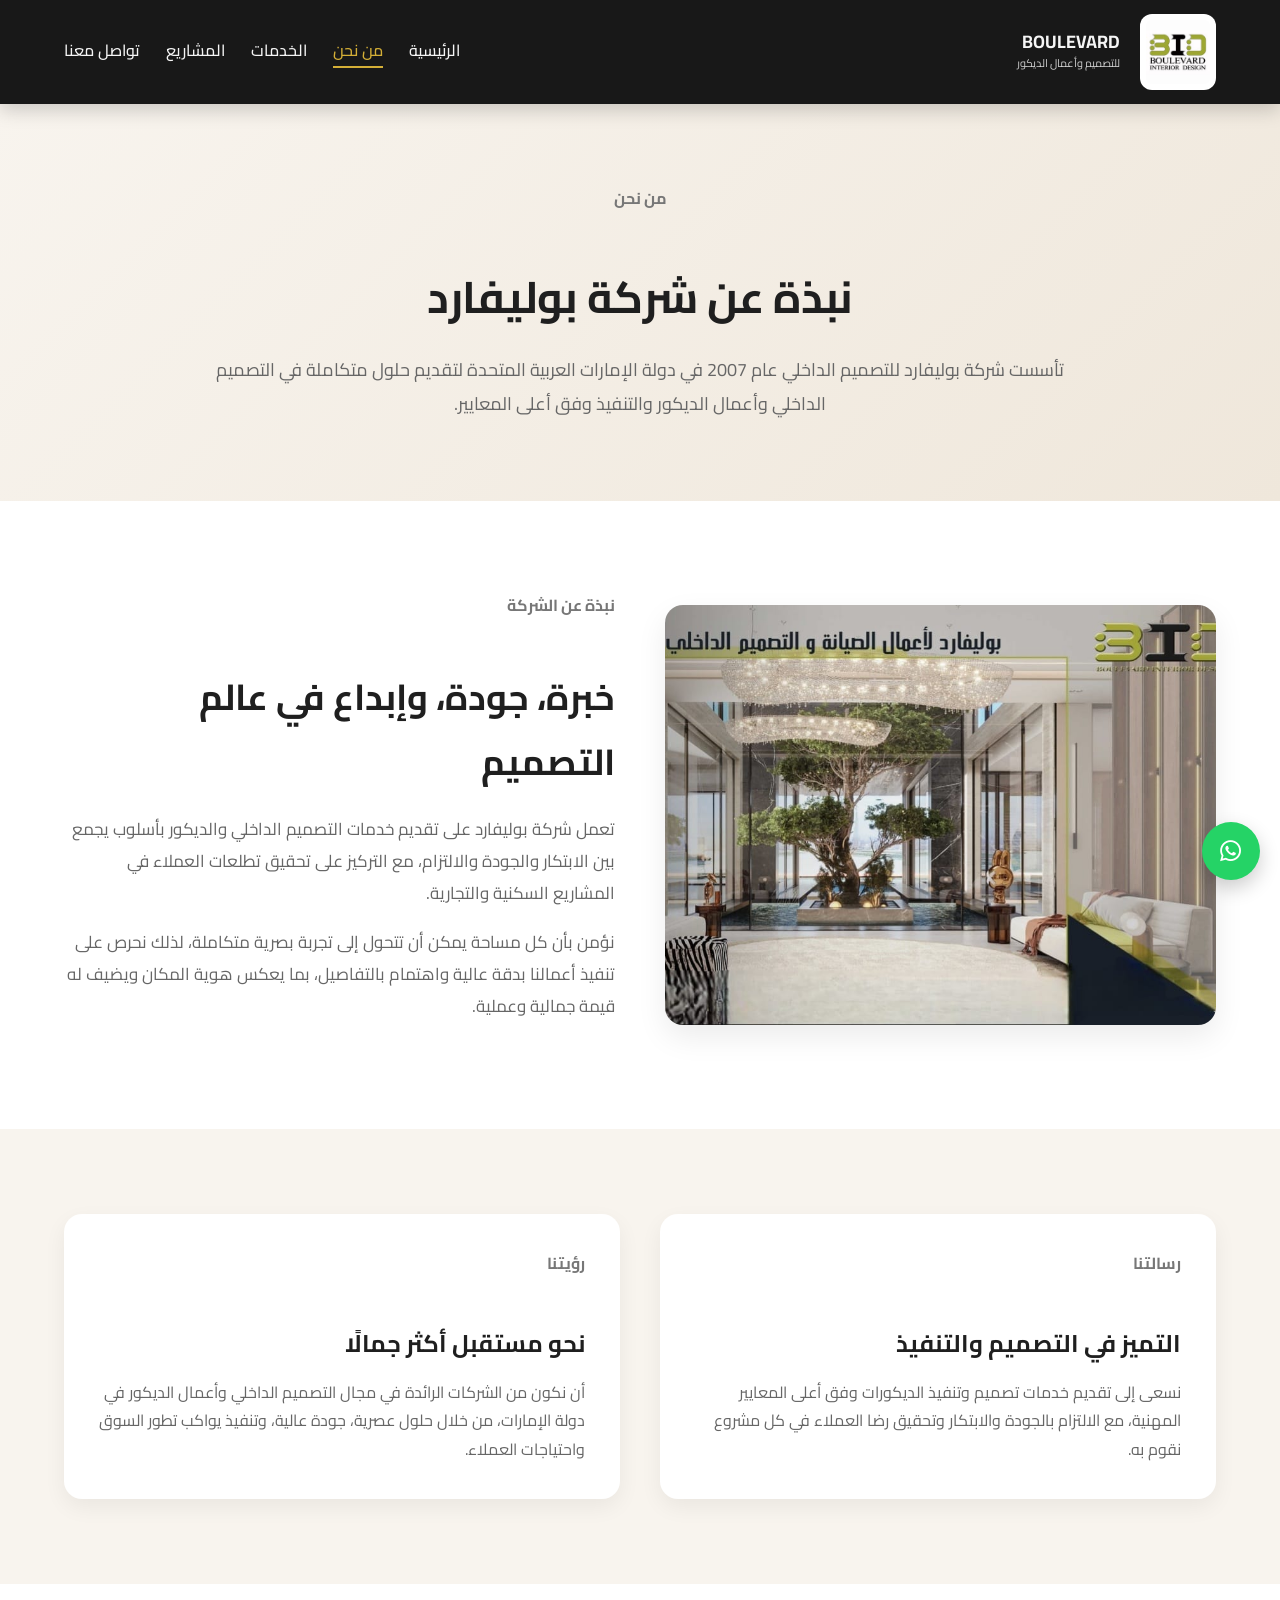
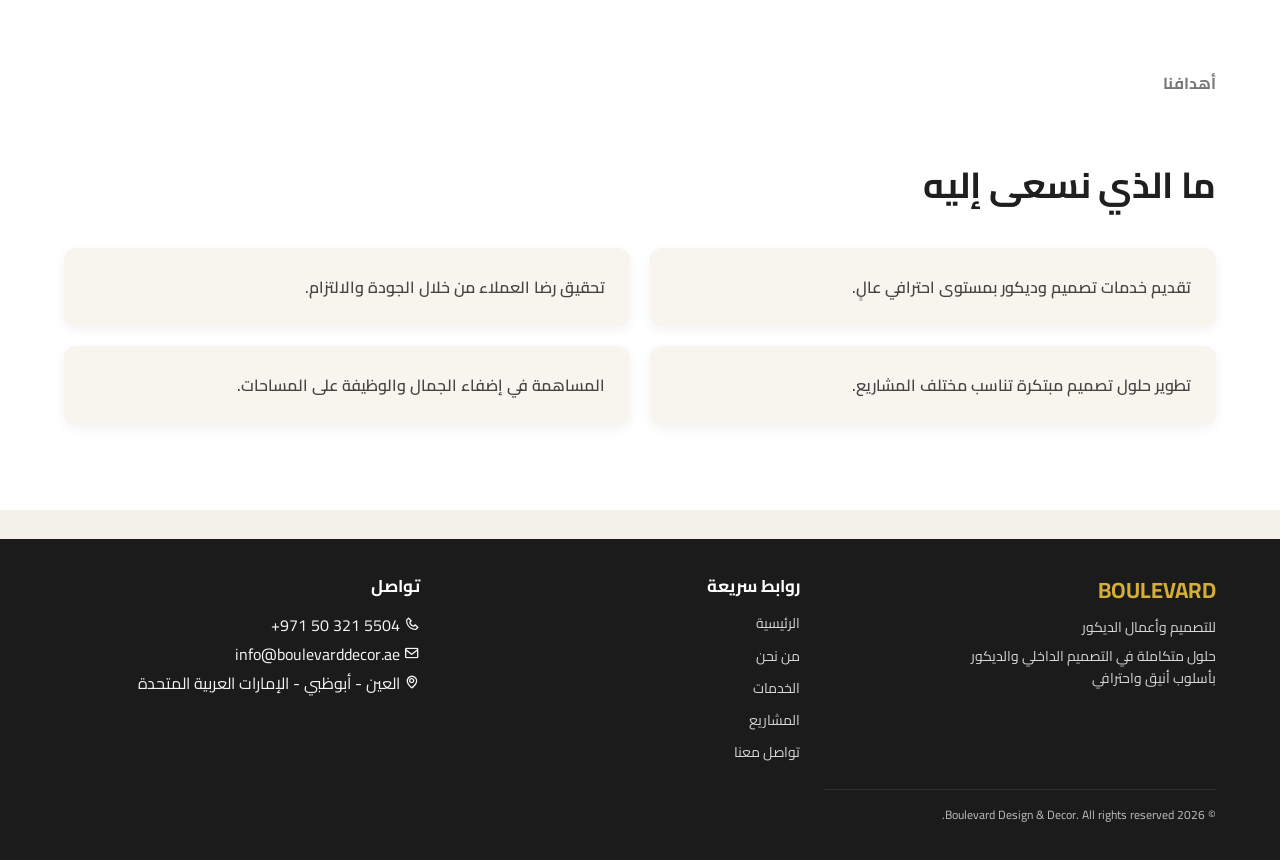
<file: about.html>
<!DOCTYPE html>
<html lang="ar" dir="rtl">
<head>
  <meta charset="UTF-8" />
  <meta name="viewport" content="width=device-width, initial-scale=1.0" />
  <title>من نحن | Boulevard Design & Decor</title>
  <link rel="stylesheet" href="css/style.css" >
  <link href="https://fonts.googleapis.com/css2?family=Cairo:wght@300;400;600;700&display=swap" rel="stylesheet">
  <link href="https://cdn.jsdelivr.net/npm/boxicons@2.1.4/css/boxicons.min.css" rel="stylesheet">
  <link rel="icon" href="images/logo.jpg">
  <link rel="stylesheet" href="https://unpkg.com/aos@2.3.1/dist/aos.css" />
</head>
<body>

  <header>
    <div class="container navbar">
      <div class="logo">
  <img src="images/logo.jpg" alt="Boulevard Logo">
  <div class="logo-text">
    <h1>BOULEVARD</h1>
    <p>للتصميم وأعمال الديكور</p>
  </div>
</div>

      <nav>
        <a href="index.html">الرئيسية</a>
        <a href="about.html" class="active">من نحن</a>
        <a href="services.html">الخدمات</a>
        <a href="projects.html">المشاريع</a>
        <a href="contact.html">تواصل معنا</a>
      </nav>
    </div>
  </header>

  <section class="page-hero">
    <div class="container">
      <span class="section-subtitle">من نحن</span>
      <h1 class="page-title">نبذة عن شركة بوليفارد</h1>
      <p class="page-text">
        تأسست شركة بوليفارد للتصميم الداخلي عام 2007 في دولة الإمارات العربية المتحدة
        لتقديم حلول متكاملة في التصميم الداخلي وأعمال الديكور والتنفيذ وفق أعلى المعايير.
      </p>
    </div>
  </section>

  <section class="about-page-section">
    <div class="container about-page-container">
      <div class="about-page-image">
        <img src="images/boulavard profile.jpeg" alt="شركة بوليفارد" />
      </div>

      <div class="about-page-text">
        <span class="section-subtitle">نبذة عن الشركة</span>
        <h2>خبرة، جودة، وإبداع في عالم التصميم</h2>
        <p>
          تعمل شركة بوليفارد على تقديم خدمات التصميم الداخلي والديكور بأسلوب يجمع بين
          الابتكار والجودة والالتزام، مع التركيز على تحقيق تطلعات العملاء في المشاريع
          السكنية والتجارية.
        </p>
        <p>
          نؤمن بأن كل مساحة يمكن أن تتحول إلى تجربة بصرية متكاملة، لذلك نحرص على
          تنفيذ أعمالنا بدقة عالية واهتمام بالتفاصيل، بما يعكس هوية المكان ويضيف له
          قيمة جمالية وعملية.
        </p>
      </div>
    </div>
  </section>

  <section class="vision-mission">
    <div class="container vision-mission-container">

      <div class="vision-box">
        <span class="section-subtitle">رسالتنا</span>
        <h3>التميز في التصميم والتنفيذ</h3>
        <p>
          نسعى إلى تقديم خدمات تصميم وتنفيذ الديكورات وفق أعلى المعايير المهنية،
          مع الالتزام بالجودة والابتكار وتحقيق رضا العملاء في كل مشروع نقوم به.
        </p>
      </div>

      <div class="mission-box">
        <span class="section-subtitle">رؤيتنا</span>
        <h3>نحو مستقبل أكثر جمالًا</h3>
        <p>
          أن نكون من الشركات الرائدة في مجال التصميم الداخلي وأعمال الديكور في دولة الإمارات،
          من خلال حلول عصرية، جودة عالية، وتنفيذ يواكب تطور السوق واحتياجات العملاء.
        </p>
      </div>

    </div>
  </section>

  <section class="goals-section">
    <div class="container">
      <span class="section-subtitle">أهدافنا</span>
      <h2 class="section-main-title">ما الذي نسعى إليه</h2>

      <div class="goals-grid">
        <div class="goal-box">تقديم خدمات تصميم وديكور بمستوى احترافي عالٍ.</div>
        <div class="goal-box">تحقيق رضا العملاء من خلال الجودة والالتزام.</div>
        <div class="goal-box">تطوير حلول تصميم مبتكرة تناسب مختلف المشاريع.</div>
        <div class="goal-box">المساهمة في إضفاء الجمال والوظيفة على المساحات.</div>
      </div>
    </div>
  </section>
<br>
 <footer class="footer">
    <div class="container footer-container">

      <div class="footer-brand">
        <h3>BOULEVARD</h3>
        <p>للتصميم وأعمال الديكور</p>
        <p class="footer-description">
         حلول متكاملة في التصميم الداخلي والديكور بأسلوب أنيق واحترافي
        </p>
      </div>

      <div class="footer-links-box">
        <h4>روابط سريعة</h4>
        <div class="footer-links">
          <a href="index.html">الرئيسية</a>
          <a href="about.html">من نحن</a>
          <a href="services.html">الخدمات</a>
          <a href="projects.html">المشاريع</a>
          <a href="contact.html">تواصل معنا</a>
        </div>
      </div>
<div class="footer-contact">
   <h4>تواصل</h4>
<div class=" footer-contact-item">
<i class='bx bx-phone'></i>
<span dir="ltr">+971 50 321 5504</span>
</div>

<div class=" footer-contact-item">
<i class='bx bx-envelope'></i>
<span>info@boulevarddecor.ae</span>
</div>

<div class=" footer-contact-item">
<i class='bx bx-map'></i>
<span>العين - أبوظبي - الإمارات العربية المتحدة</span>
</div>

</div>

    <div class="footer-bottom">
  <p>© 2026 Boulevard Design & Decor. All rights reserved.</p>
</div>

  </footer>

  <!-- Floating WhatsApp -->
  <a href="https://wa.me/971503215504" class="floating-whatsapp" target="_blank">
    <i class='bx bxl-whatsapp'></i>
  </a>
<script src="https://unpkg.com/aos@2.3.1/dist/aos.js"></script>

<script>
AOS.init({
  duration: 1000
});
</script>
</body>
</html>
</file>
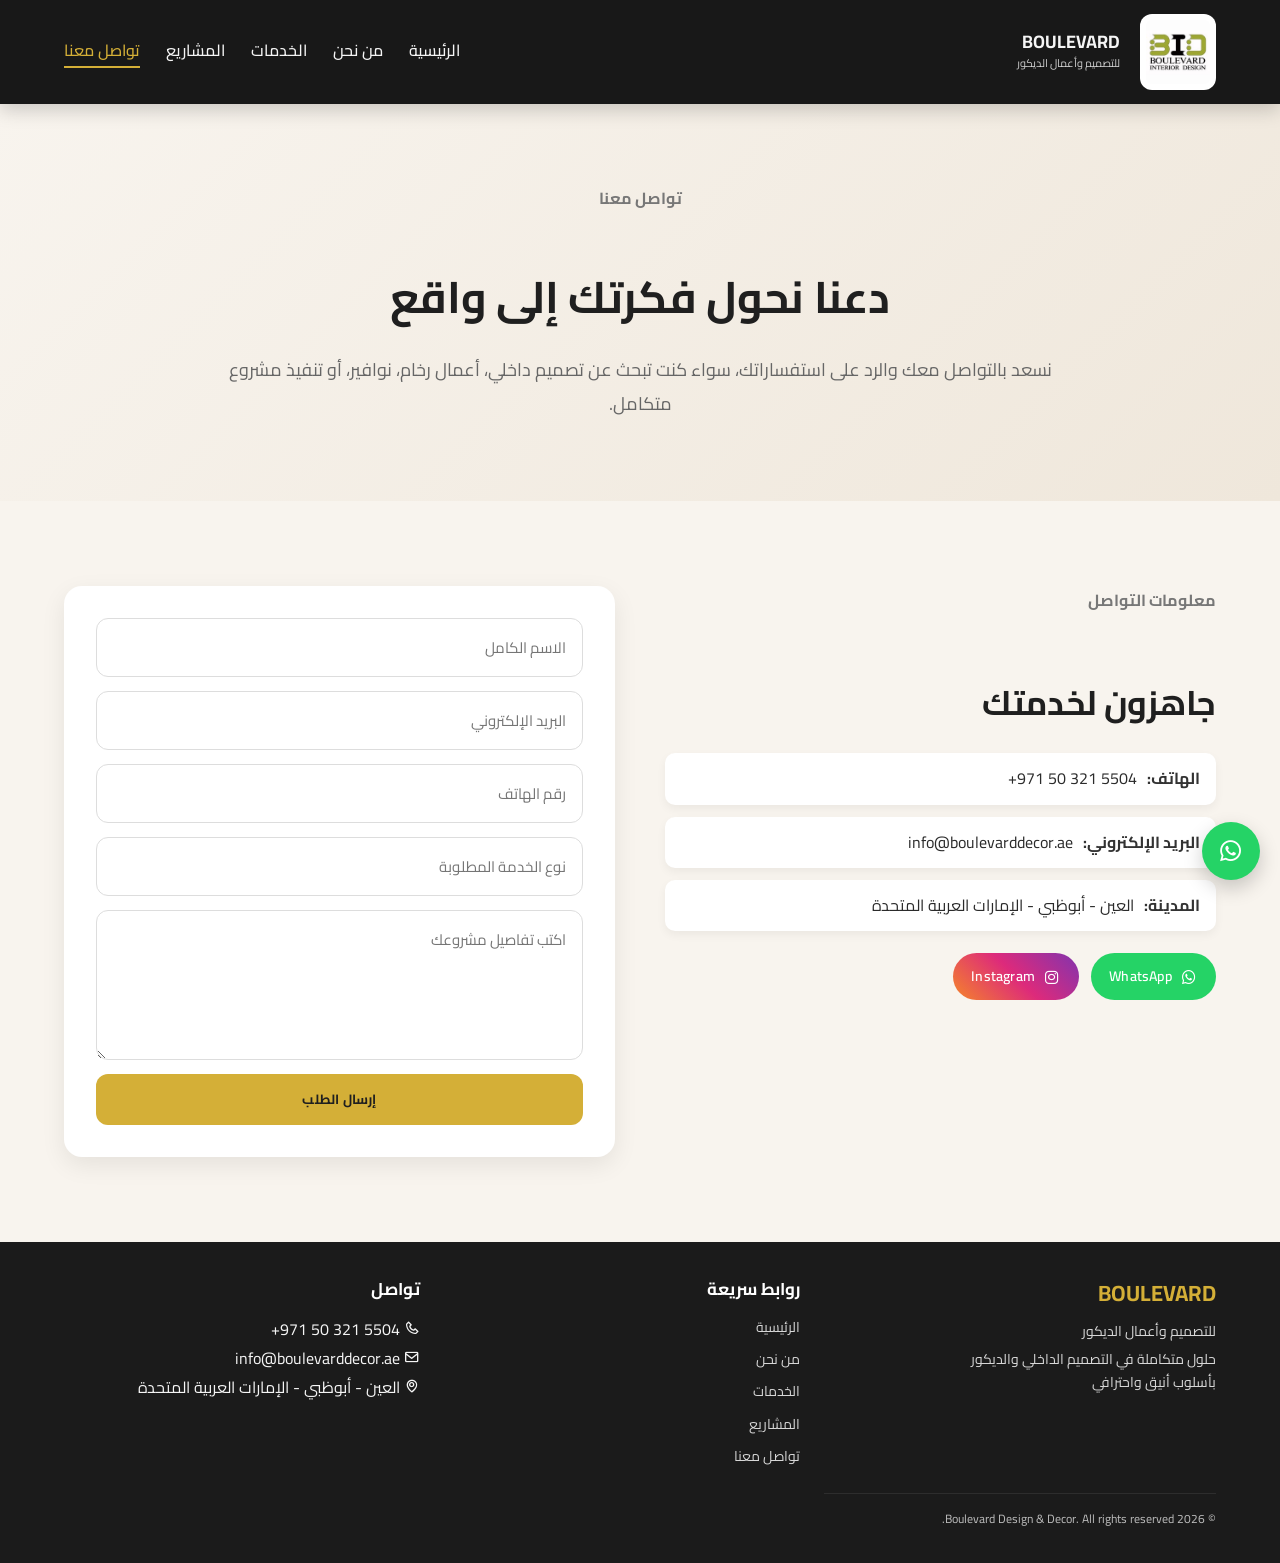
<file: contact.html>
<!DOCTYPE html>
<html lang="ar" dir="rtl">
<head>
  <meta charset="UTF-8" />
  <meta name="viewport" content="width=device-width, initial-scale=1.0" />
  <title>تواصل معنا | Boulevard Design & Decor</title>
  <link rel="stylesheet" href="css/style.css" >
  <link href="https://fonts.googleapis.com/css2?family=Cairo:wght@300;400;600;700&display=swap" rel="stylesheet">
  <link href="https://cdn.jsdelivr.net/npm/boxicons@2.1.4/css/boxicons.min.css" rel="stylesheet">
  <link rel="icon" href="images/logo.jpg">
  <link rel="stylesheet" href="https://unpkg.com/aos@2.3.1/dist/aos.css" />
</head>
<body>

  <header>
    <div class="container navbar">
      <div class="logo">
  <img src="images/logo.jpg" alt="Boulevard Logo">
  <div class="logo-text">
    <h1>BOULEVARD</h1>
    <p>للتصميم وأعمال الديكور</p>
  </div>
</div>

      <nav>
        <a href="index.html">الرئيسية</a>
        <a href="about.html">من نحن</a>
        <a href="services.html">الخدمات</a>
        <a href="projects.html">المشاريع</a>
        <a href="contact.html" class="active">تواصل معنا</a>
      </nav>
    </div>
  </header>

  <section class="page-hero">
    <div class="container">
      <span class="section-subtitle">تواصل معنا</span>
      <h1 class="page-title">دعنا نحول فكرتك إلى واقع</h1>
      <p class="page-text">
        نسعد بالتواصل معك والرد على استفساراتك، سواء كنت تبحث عن تصميم داخلي،
        أعمال رخام، نوافير، أو تنفيذ مشروع متكامل.
      </p>
    </div>
  </section>
<section class="contact-section">
  <div class="container contact-container">

    <div class="contact-info">
      <span class="section-subtitle">معلومات التواصل</span>
      <h2>جاهزون لخدمتك</h2>
      <p>
      </p>
  <div class="contact-details">

  <div class="contact-item">
    <span class="contact-label">الهاتف:</span>
    <span dir="ltr">+971 50 321 5504</span>
  </div>

  <div class="contact-item">
    <span class="contact-label">البريد الإلكتروني:</span>
    <span dir="ltr">info@boulevarddecor.ae</span>
  </div>

  <div class="contact-item">
    <span class="contact-label">المدينة:</span>
    <span>العين - أبوظبي - الإمارات العربية المتحدة</span>
  </div>

</div>

      <div class="social-buttons">
        <a href="https://wa.me/971503215504" class="social-btn whatsapp" target="_blank">
  <i class='bx bxl-whatsapp'></i> WhatsApp
</a>

        <a href="https://www.instagram.com/boulevardinteriordesign?igsh=N3Npbm84ejZzaXF6" class="social-btn instagram" target="_blank">
  <i class='bx bxl-instagram'></i> Instagram
</a>
        </a>
      </div>
    </div>

    <div class="contact-form-box">
      <form class="contact-form">
        <input type="text" placeholder="الاسم الكامل">
        <input type="email" placeholder="البريد الإلكتروني">
        <input type="text" placeholder="رقم الهاتف">
        <input type="text" placeholder="نوع الخدمة المطلوبة">
        <textarea placeholder="اكتب تفاصيل مشروعك"></textarea>
        <button type="submit">إرسال الطلب</button>
      </form>
    </div>

  </div>
</section>
  <footer class="footer">
    <div class="container footer-container">

      <div class="footer-brand">
        <h3>BOULEVARD</h3>
        <p>للتصميم وأعمال الديكور</p>
        <p class="footer-description">
        حلول متكاملة في التصميم الداخلي والديكور بأسلوب أنيق واحترافي
        </p>
      </div>

      <div class="footer-links-box">
        <h4>روابط سريعة</h4>
        <div class="footer-links">
          <a href="index.html">الرئيسية</a>
          <a href="about.html">من نحن</a>
          <a href="services.html">الخدمات</a>
          <a href="projects.html">المشاريع</a>
          <a href="contact.html">تواصل معنا</a>
        </div>
      </div>

      <div class="footer-contact">
        <h4>تواصل</h4>
<div class=" footer-contact-item">
<i class='bx bx-phone'></i>
<span dir="ltr">+971 50 321 5504</span>
</div>

<div class=" footer-contact-item">
<i class='bx bx-envelope'></i>
<span>info@boulevarddecor.ae</span>
</div>

<div class=" footer-contact-item">
<i class='bx bx-map'></i>
<span>العين - أبوظبي - الإمارات العربية المتحدة</span>
</div>

    </div>

    <div class="footer-bottom">
      <p>© 2026 Boulevard Design & Decor. All rights reserved.</p>
    </div>
  </footer>
  <!-- Floating WhatsApp -->
<a href="https://wa.me/971503215504" class="floating-whatsapp" target="_blank">
  <i class='bx bxl-whatsapp'></i>
</a>
<script src="https://unpkg.com/aos@2.3.1/dist/aos.js"></script>

<script>
AOS.init({
  duration: 1000
});
</script>
<button id="scrollTopBtn">
<i class='bx bx-up-arrow-alt'></i>
</button>
</body>
</html>
</file>
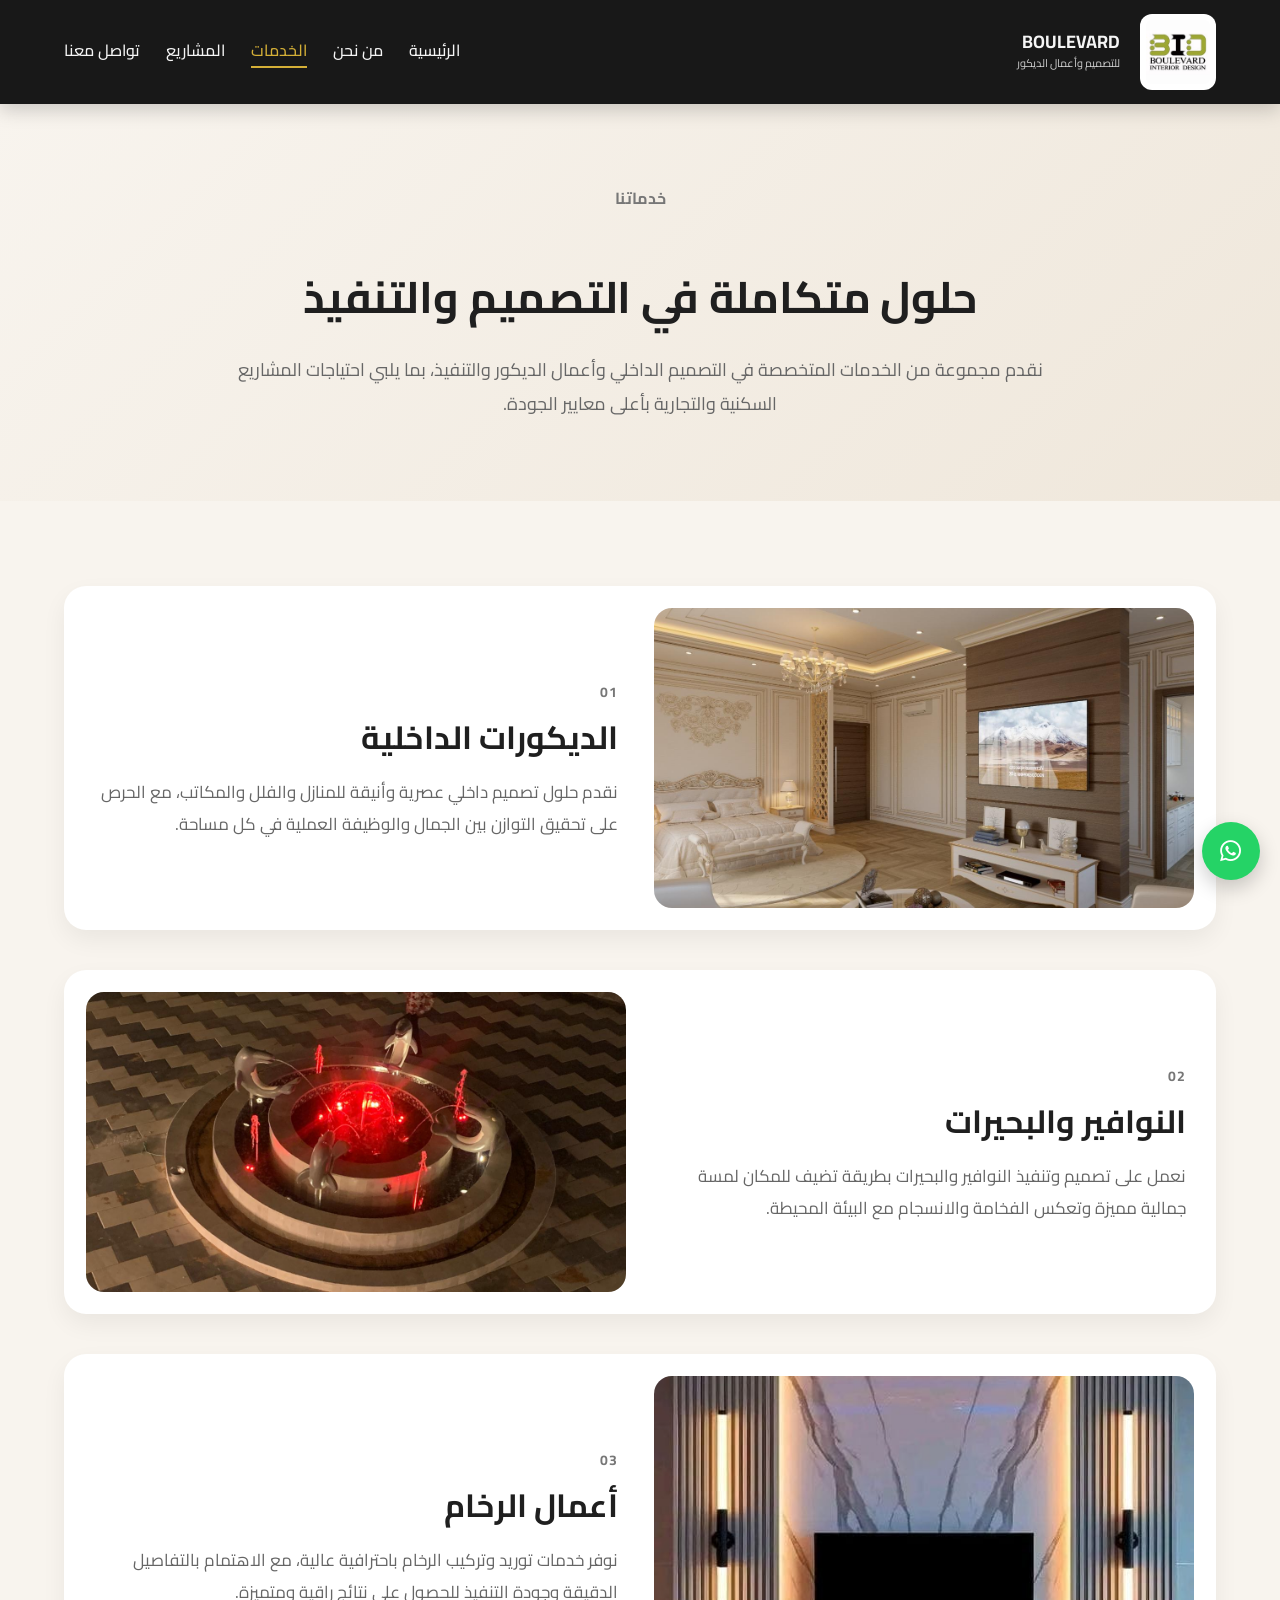
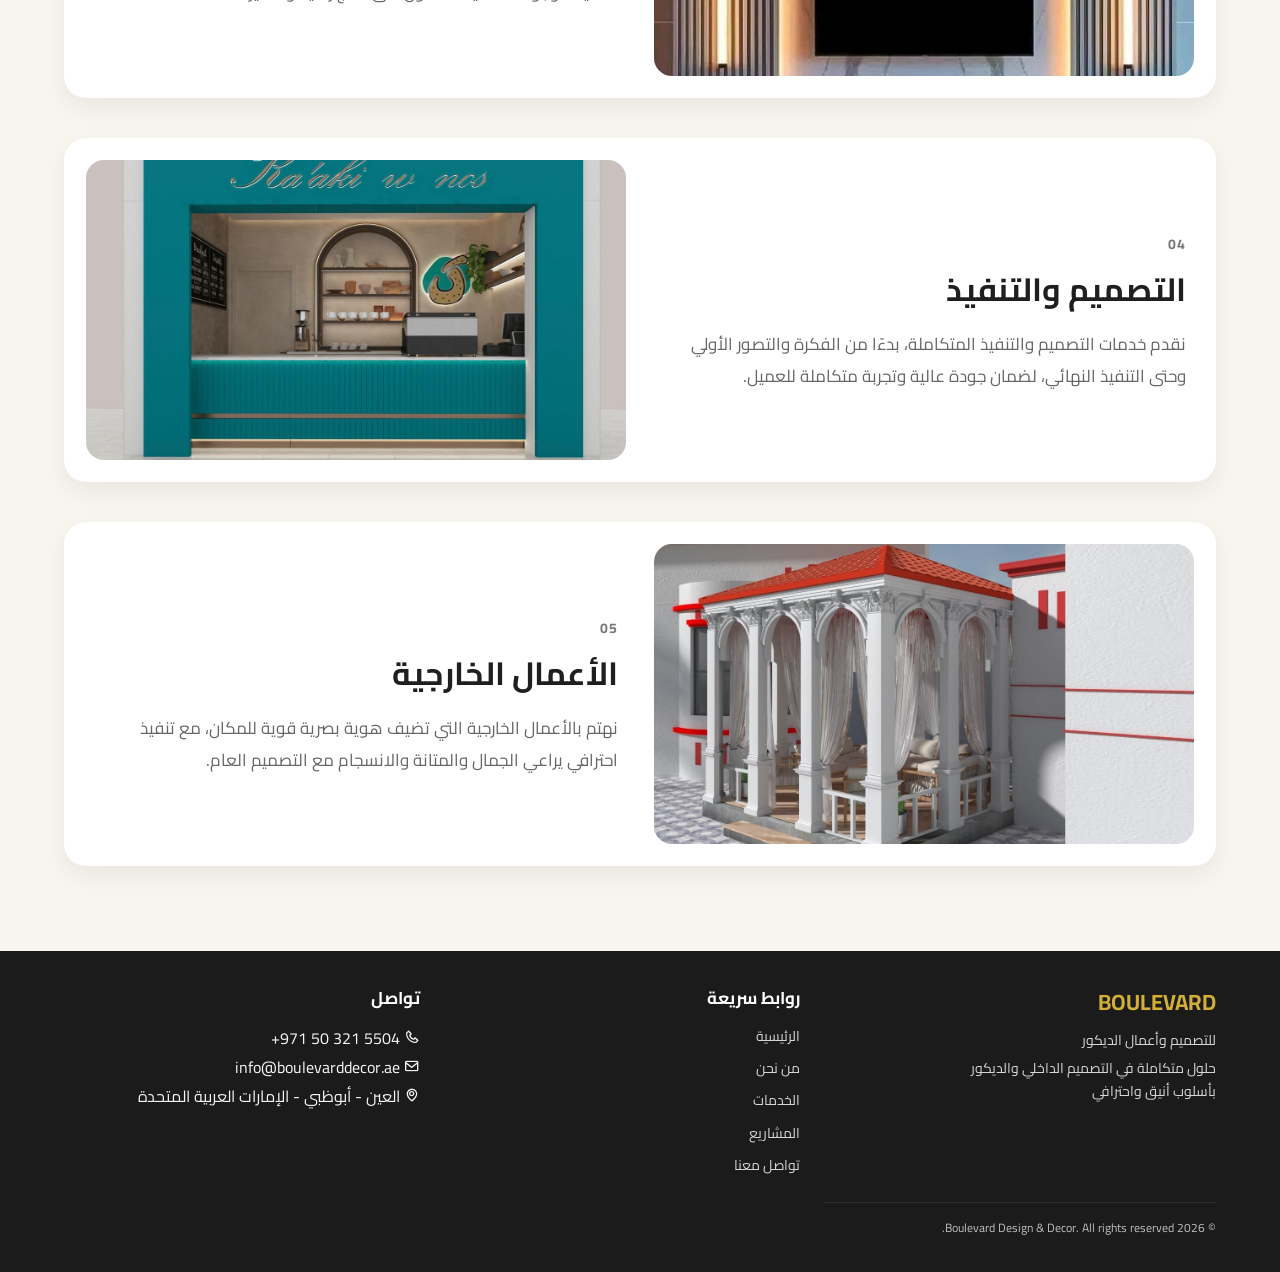
<file: services.html>
<!DOCTYPE html>
<html lang="ar" dir="rtl">
<head>
  <meta charset="UTF-8" />
  <meta name="viewport" content="width=device-width, initial-scale=1.0" />
  <title>الخدمات | Boulevard Design & Decor</title>
  <link rel="stylesheet" href="css/style.css" />
  <link href="https://fonts.googleapis.com/css2?family=Cairo:wght@300;400;600;700&display=swap" rel="stylesheet">
  <link href="https://cdn.jsdelivr.net/npm/boxicons@2.1.4/css/boxicons.min.css" rel="stylesheet">
  <link rel="icon" href="images/logo.jpg">
  <link rel="stylesheet" href="https://unpkg.com/aos@2.3.1/dist/aos.css" />
</head>
<body>

  <header>
    <div class="container navbar">
      <div class="logo">
  <img src="images/logo.jpg" alt="Boulevard Logo">
  <div class="logo-text">
    <h1>BOULEVARD</h1>
    <p>للتصميم وأعمال الديكور</p>
  </div>
</div>

      <nav>
        <a href="index.html">الرئيسية</a>
        <a href="about.html">من نحن</a>
        <a href="services.html" class="active">الخدمات</a>
        <a href="projects.html">المشاريع</a>
        <a href="contact.html">تواصل معنا</a>
      </nav>
    </div>
  </header>

  <section class="page-hero">
    <div class="container">
      <span class="section-subtitle">خدماتنا</span>
      <h1 class="page-title">حلول متكاملة في التصميم والتنفيذ</h1>
      <p class="page-text">
        نقدم مجموعة من الخدمات المتخصصة في التصميم الداخلي وأعمال الديكور والتنفيذ،
        بما يلبي احتياجات المشاريع السكنية والتجارية بأعلى معايير الجودة.
      </p>
    </div>
  </section>

  <section class="services-page-section">
    <div class="container services-page-grid">

      <div class="service-detail-card">
        <div class="service-detail-image">
          <img src="images/room decoor.jpeg" alt="الديكورات الداخلية" />
        </div>
        <div class="service-detail-content">
          <span class="section-subtitle">01</span>
          <h2>الديكورات الداخلية</h2>
          <p>
            نقدم حلول تصميم داخلي عصرية وأنيقة للمنازل والفلل والمكاتب،
            مع الحرص على تحقيق التوازن بين الجمال والوظيفة العملية في كل مساحة.
          </p>
        </div>
      </div>

      <div class="service-detail-card reverse">
        <div class="service-detail-image">
          <img src="images/water fountains.jpeg" alt="النوافير والبحيرات" />
        </div>
        <div class="service-detail-content">
          <span class="section-subtitle">02</span>
          <h2>النوافير والبحيرات</h2>
          <p>
            نعمل على تصميم وتنفيذ النوافير والبحيرات بطريقة تضيف للمكان
            لمسة جمالية مميزة وتعكس الفخامة والانسجام مع البيئة المحيطة.
          </p>
        </div>
      </div>

      <div class="service-detail-card">
        <div class="service-detail-image">
          <img src="images/pvc marble 1.jpeg" alt="أعمال الرخام" />
        </div>
        <div class="service-detail-content">
          <span class="section-subtitle">03</span>
          <h2>أعمال الرخام</h2>
          <p>
            نوفر خدمات توريد وتركيب الرخام باحترافية عالية، مع الاهتمام
            بالتفاصيل الدقيقة وجودة التنفيذ للحصول على نتائج راقية ومتميزة.
          </p>
        </div>
      </div>

      <div class="service-detail-card reverse">
        <div class="service-detail-image">
          <img src="images/kaaka w nos`.jpeg" alt="التصميم والتنفيذ" />
        </div>
        <div class="service-detail-content">
          <span class="section-subtitle">04</span>
          <h2>التصميم والتنفيذ</h2>
          <p>
            نقدم خدمات التصميم والتنفيذ المتكاملة، بدءًا من الفكرة والتصور
            الأولي وحتى التنفيذ النهائي، لضمان جودة عالية وتجربة متكاملة للعميل.
          </p>
        </div>
      </div>

      <div class="service-detail-card">
        <div class="service-detail-image">
          <img src="images/outdoor 1.jpeg" alt="الأعمال الخارجية" />
        </div>
        <div class="service-detail-content">
          <span class="section-subtitle">05</span>
          <h2>الأعمال الخارجية</h2>
          <p>
            نهتم بالأعمال الخارجية التي تضيف هوية بصرية قوية للمكان،
            مع تنفيذ احترافي يراعي الجمال والمتانة والانسجام مع التصميم العام.
          </p>
        </div>
      </div>

    </div>
  </section>

  <footer class="footer">
    <div class="container footer-container">

      <div class="footer-brand">
        <h3>BOULEVARD</h3>
        <p>للتصميم وأعمال الديكور</p>
        <p class="footer-description">
         حلول متكاملة في التصميم الداخلي والديكور بأسلوب أنيق واحترافي
        </p>
      </div>

      <div class="footer-links-box">
        <h4>روابط سريعة</h4>
        <div class="footer-links">
          <a href="index.html">الرئيسية</a>
          <a href="about.html">من نحن</a>
          <a href="services.html">الخدمات</a>
          <a href="projects.html">المشاريع</a>
          <a href="contact.html">تواصل معنا</a>
        </div>
      </div>

      
 <div class="footer-contact">
        <h4>تواصل</h4>
<div class=" footer-contact-item">
<i class='bx bx-phone'></i>
<span dir="ltr">+971 50 321 5504</span>
</div>

<div class=" footer-contact-item">
<i class='bx bx-envelope'></i>
<span>info@boulevarddecor.ae</span>
</div>

<div class=" footer-contact-item">
<i class='bx bx-map'></i>
<span>العين - أبوظبي - الإمارات العربية المتحدة</span>
</div>

    </div>


   <div class="footer-bottom">
  <p>© 2026 Boulevard Design & Decor. All rights reserved.</p>
</div>
  </footer>

  <a href="https://wa.me/971503215504" class="floating-whatsapp" target="_blank">
    <i class='bx bxl-whatsapp'></i>
  </a>
  <script src="https://unpkg.com/aos@2.3.1/dist/aos.js"></script>

<script>
AOS.init({
  duration: 1000
});
</script>
<button id="scrollTopBtn">
<i class='bx bx-up-arrow-alt'></i>
</button>
</body>
</html>
</file>
<file: css/style.css>
/* =========================
   GLOBAL STYLES
========================= */
*{
  margin:0;
  padding:0;
  box-sizing:border-box;
}

html{
  scroll-behavior:smooth;
}

body{
  font-family:'Cairo', sans-serif;
  line-height:1.8;
  background:#f4f1eb;
  color:#2b2b2b;
}

a{
  text-decoration:none;
  color:inherit;
}

img{
  width:100%;
  display:block;
}

.container{
  width:90%;
  max-width:1200px;
  margin:auto;
}

.section-subtitle{
  display:inline-block;
  color:#d4af37;
  font-weight:700;
  margin-bottom:10px;
  font-size:15px;
}

.page-hero{
  padding:80px 0;
  background:linear-gradient(135deg,#f8f4ee 0%, #efe7db 100%);
  text-align:center;
}

.page-title{
  font-size:44px;
  color:#1f1f1f;
  margin-bottom:16px;
  font-weight:700;
}

.page-text{
  max-width:850px;
  margin:0 auto;
  font-size:18px;
  line-height:1.9;
  color:#666;
}

/* =========================
   FLOATING WHATSAPP
========================= */
.floating-whatsapp{
  position:fixed;
  bottom:20px;
  right:20px;
  width:58px;
  height:58px;
  background:#25D366;
  color:#fff;
  border-radius:50%;
  display:flex;
  align-items:center;
  justify-content:center;
  font-size:28px;
  box-shadow:0 8px 20px rgba(0,0,0,0.2);
  z-index:1000;
  transition:0.3s;
  text-decoration:none;
}

.floating-whatsapp:hover{
  transform:scale(1.08);
}

/* =========================
   HEADER / NAVBAR
========================= */

/* =========================
   NAVBAR FINAL - OPTION 3
========================= */
header{
  background:#181818;
  padding:12px 0;
  position:sticky;
  top:0;
  z-index:999;
  box-shadow:0 6px 18px rgba(0,0,0,0.18);
}

.navbar{
  display:flex;
  justify-content:space-between;
  align-items:center;
  min-height:80px;
}
.logo{
  display:flex;
  align-items:center;
  gap:20px;
}

.logo img{
  width:76px;
  height:76px;
  object-fit:contain;
  background:#fff;
  padding:6px;
  border-radius:12px;
}

.logo-text h1{
  font-size:18px;
  color:#f5f5f5;
  margin:0;
  line-height:1.1;
}

.logo-text p{
  font-size:11px;
  color:#cfcfcf;
  margin-top:4px;
  line-height:1.4;
}

nav{
  display:flex;
  gap:26px;
  flex-wrap:wrap;
}

nav a{
  color:#f5f5f5;
  font-weight:500;
  font-size:16px;
  transition:0.3s;
  position:relative;
  padding-bottom:4px;
}

nav a::after{
  content:"";
  position:absolute;
  right:0;
  bottom:0;
  width:0;
  height:2px;
  background:#d4af37;
  transition:0.3s;
}

nav a:hover,
nav a.active{
  color:#d4af37;
}

nav a:hover::after,
nav a.active::after{
  width:100%;
}

/* Responsive Navbar */
@media(max-width:992px){
  .navbar{
    flex-direction:column;
    align-items:flex-start;
    gap:14px;
  }

  .logo img{
    width:70px;
    height:70px;
  }

  nav{
    gap:18px;
  }
}

@media(max-width:768px){
  header{
    padding:10px 0;
  }

  .navbar{
    min-height:auto;
  }

  .logo{
    padding:0;
  }

  .logo img{
    width:64px;
    height:64px;
    padding:5px;
  }

  nav{
    gap:14px;
  }

  nav a{
    font-size:15px;
  }
 @media(max-width:768px){
  .about,
  .services,
  .projects,
  .why-us,
  .contact-section,
  .about-page-section,
  .services-page-section,
  .projects-showcase,
  .goals-section,
  .vision-mission{
    padding: 65px 0;
  }
} 
  
}

/* =========================
   BUTTONS
========================= */
.hero-btn{
  display:inline-block;
  background:#d4af37;
  color:#1f1f1f;
  padding:14px 28px;
  border-radius:12px;
  font-weight:700;
  transition:0.3s;
  box-shadow:0 8px 18px rgba(212,175,55,0.18);
}

.hero-btn:hover{
  background:#bf9b2e;
  transform:translateY(-3px);
}

.secondary-btn{
  background:#1f1f1f;
  color:#fff;
  box-shadow:0 8px 18px rgba(0,0,0,0.12);
}

.secondary-btn:hover{
  background:#333;
}

/* =========================
   HOME - HERO
========================= */
.hero{
  padding:80px 0;
  background:linear-gradient(135deg,#f8f4ee 0%, #efe7db 100%);
}

.hero-container{
  display:flex;
  align-items:center;
  justify-content:space-between;
  gap:50px;
}

.hero-text{
  flex:1;
}

.hero-text .section-subtitle{
  margin-bottom:14px;
  font-size:14px;
  letter-spacing:1px;
}

.hero-text h2{
  font-size:48px;
  line-height:1.3;
  margin-bottom:20px;
  color:#1f1f1f;
  font-weight:700;
}

.hero-text p{
  font-size:18px;
  color:#666;
  margin-bottom:28px;
  line-height:1.9;
  max-width:600px;
}

.hero-buttons{
  display:flex;
  gap:14px;
  flex-wrap:wrap;
  font-family: 'Cairo', sans-serif;
  letter-spacing: 0.2px;
}

.hero-image{
  flex:1;
  display:flex;
  justify-content:center;
  align-items:center;
}

.hero-image img{
  width:100%;
   max-width:560px;
  height:340px;
  object-fit:cover;
  border-radius:24px;
  box-shadow:0 16px 35px rgba(0,0,0,0.12);
}

/* =========================
   HOME - ABOUT PREVIEW
========================= */
.about{
  padding:85px 0;
  background:#fff;
}

.about-container{
  display:grid;
  grid-template-columns:1fr 1fr;
  gap:45px;
  align-items:center;
}

.about-image img{
  width:100%;
  height:400px;
  object-fit:cover;
  border-radius:20px;
  box-shadow:0 10px 24px rgba(0,0,0,0.08);
}

.about-text h2{
  font-size:38px;
  margin:12px 0 18px;
  color:#1f1f1f;
}

.about-text p{
  font-size:17px;
  color:#666;
  line-height:1.9;
  margin-bottom:14px;
}

/* =========================
   HOME - SERVICES PREVIEW
========================= */
.services{
  padding:85px 0;
  background:#f8f4ee;
}

.services .section-subtitle{
  display:block;
  text-align:center;
  margin-bottom:10px;
}

.services-title{
  text-align:center;
  font-size:38px;
  color:#1f1f1f;
  margin:12px 0 35px;
}

.services-container{
  display:grid;
  grid-template-columns:repeat(3, 1fr);
  gap:24px;
}

.service-card{
  background:#fff;
  border-radius:18px;
  padding:28px 24px;
  box-shadow:0 8px 22px rgba(0,0,0,0.06);
  transition:0.3s;
  min-height:170px;
}

.service-card:hover{
  transform:translateY(-4px);
  box-shadow:0 12px 28px rgba(0,0,0,0.08);
}

.service-card h3{
  font-size:22px;
  margin-bottom:12px;
  color:#1f1f1f;
  line-height:1.5;
}

.service-card p{
  font-size:16px;
  color:#666;
  line-height:1.8;
  margin:0;
  max-width: 100%;
}

.services-btn-wrap{
  text-align:center;
  margin-top:32px;
}

/* =========================
   HOME - PROJECTS PREVIEW
========================= */
.projects{
  padding:85px 0;
  background:#fff;
}

.projects .section-subtitle{
  display:block;
  text-align:center;
  margin-bottom:10px;
}

.projects-title{
  text-align:center;
  font-size:38px;
  color:#1f1f1f;
  margin:12px 0 30px;
  margin-bottom: 16px;
}

.projects-container{
  display:grid;
  grid-template-columns:repeat(3, 1fr);
  gap:24px;
}

.project-card{
  background:#fff;
  border-radius:18px;
  overflow:hidden;
  box-shadow:0 8px 22px rgba(0,0,0,0.06);
  transition:0.3s;
}

.project-card:hover{
  transform:translateY(-4px);
  box-shadow:0 12px 28px rgba(0,0,0,0.08);
}

.project-image img{
  width:100%;
  height:220px;
  object-fit:cover;
  display:block;
  border-radius: 14px;
}

.project-content{
  padding:22px;
}

.project-content h3{
  font-size:22px;
  margin-bottom:12px;
  color:#1f1f1f;
}

.project-content p{
  font-size:16px;
  color:#666;
  line-height:1.8;
  margin:0;
}

/* =========================
   HOME - WHY US
========================= */
.why-us{
  padding:85px 0;
  background:#1f1f1f;
  color:#fff;
}

.why-us-container{
  display:grid;
  grid-template-columns:1fr 1fr;
  gap:40px;
  align-items:center;
}

.why-us-text h2{
  font-size:38px;
  margin:12px 0 18px;
  color:#fff;
}

.why-us-text p{
  color:#d6d6d6;
  line-height:1.9;
  font-size:17px;
}

.why-us-features{
  display:grid;
  grid-template-columns:1fr 1fr;
  gap:16px;
}

.feature-box{
  background:rgba(255,255,255,0.06);
  border:1px solid rgba(255,255,255,0.08);
  padding:22px;
  border-radius:16px;
  text-align:center;
  font-weight:600;
  transition:0.3s;
}

.feature-box:hover{
  background:rgba(255,255,255,0.1);
  transform:translateY(-3px);
}

/* =========================
   CONTACT SECTION / PAGE
========================= */
.contact-section{
  padding:85px 0;
  background:#f8f4ee;
}

.contact-container{
  display:grid;
  grid-template-columns:1fr 1fr;
  gap:50px;
  align-items:start;
}

.contact-info h2{
  font-size:34px;
  margin:12px 0 18px;
  color:#1f1f1f;
}

.contact-info p{
  color:#666;
  line-height:1.8;
  margin-bottom:14px;
}

.contact-details p{
  margin-bottom:10px;
  font-size:15px;
}

.social-buttons{
  display:flex;
  gap:12px;
  margin-top:22px;
  flex-wrap:wrap;
}

.contact-details{
margin-top:20px;
}

.contact-item{
background:#ffffff;
padding:12px 16px;
margin-bottom:12px;
border-radius:10px;
box-shadow:0 4px 10px rgba(0,0,0,0.05);
font-size:16px;
line-height:1.7;
transition:0.3s;
}

.contact-item:hover{
transform:translateY(-3px);
box-shadow:0 8px 18px rgba(0,0,0,0.08);
}

.contact-label{
font-weight:700;
color:#333;
margin-left:6px;
}

.contact-item span[dir="ltr"]{
direction:ltr;
unicode-bidi:embed;
}
.social-btn{
  display:inline-flex;
  align-items:center;
  justify-content:center;
  gap:8px;
  padding:11px 18px;
  border-radius:30px;
  font-size:14px;
  font-weight:600;
  text-decoration:none;
  transition:0.3s;
  font-family: 'Cairo', sans-serif;
  letter-spacing: 0.2px;
}

.social-btn i{
  font-size:18px;
}

.social-btn.whatsapp{
  background:#25D366;
  color:#fff;
}

.social-btn.instagram{
  background:linear-gradient(45deg,#f58529,#dd2a7b,#8134af);
  color:#fff;
}

.social-btn.whatsapp:hover,
.social-btn.instagram:hover{
  transform:translateY(-2px);
  box-shadow:0 6px 16px rgba(0,0,0,0.15);
}

.contact-form-box{
  background:#fff;
  padding:32px;
  border-radius:18px;
  box-shadow:0 8px 24px rgba(0,0,0,0.08);
}

.contact-form{
  display:flex;
  flex-direction:column;
  gap:14px;
}

.contact-form input,
.contact-form textarea{
  width:100%;
  padding:14px 16px;
  border:1px solid #ddd;
  border-radius:12px;
  background:#fff;
  color:#333;
  font-family:'Cairo', sans-serif;
  font-size:15px;
  outline:none;
}

.contact-form textarea{
  min-height:150px;
  resize:vertical;
}

.contact-form button{
  background:#d4af37;
  color:#1f1f1f;
  padding:13px;
  border:none;
  border-radius:12px;
  font-weight:700;
  font-family:'Cairo', sans-serif;
  letter-spacing: 0.2px;
  cursor:pointer;
  transition:0.3s;
}

.contact-form button:hover{
  background:#bf9b2e;
  
}

/* =========================
   ABOUT PAGE
========================= */
.about-page-section{
  padding:90px 0;
  background:#fff;
}

.about-page-container{
  display:grid;
  grid-template-columns:1fr 1fr;
  gap:50px;
  align-items:center;
}

.about-page-image img{
  width:100%;
  height:420px;
  object-fit:cover;
  border-radius:18px;
  box-shadow:0 12px 30px rgba(0,0,0,0.08);
}

.about-page-text h2{
  font-size:36px;
  margin-bottom:18px;
  color:#1f1f1f;
}

.about-page-text p{
  color:#666;
  line-height:1.9;
  font-size:17px;
  margin-bottom:16px;
}

.vision-mission{
  background:#f8f4ee;
  padding:85px 0;
}

.vision-mission-container{
  display:grid;
  grid-template-columns:1fr 1fr;
  gap:40px;
}

.vision-box,
.mission-box{
  background:#fff;
  padding:35px;
  border-radius:18px;
  box-shadow:0 8px 22px rgba(0,0,0,0.06);
  transition:0.3s;
}

.vision-box:hover,
.mission-box:hover{
  transform:translateY(-4px);
}

.vision-box h3,
.mission-box h3{
  font-size:24px;
  margin-bottom:12px;
  color:#1f1f1f;
}

.vision-box p,
.mission-box p{
  color:#666;
  line-height:1.8;
}

.goals-section{
  padding:85px 0;
  background:#fff;
}

.section-main-title{
  font-size:36px;
  margin:10px 0 30px;
  color:#1f1f1f;
}

.goals-grid{
  display:grid;
  grid-template-columns:repeat(2,1fr);
  gap:20px;
}

.goal-box{
  background:#f8f4ee;
  padding:25px;
  border-radius:12px;
  font-weight:600;
  color:#444;
  box-shadow:0 4px 12px rgba(0,0,0,0.05);
}

/* =========================
   SERVICES PAGE
========================= */
.services-page-section{
  padding:85px 0;
  background:#f8f4ee;
}

.services-page-grid{
  display:flex;
  flex-direction:column;
  gap:40px;
}

.service-detail-card{
  display:grid;
  grid-template-columns:1fr 1fr;
  gap:28px;
  align-items:center;
  background:#fff;
  border-radius:22px;
  padding:22px;
  box-shadow:0 10px 25px rgba(0,0,0,0.06);
  transition:0.3s;
}

.service-detail-card:hover{
  transform:translateY(-4px);
  box-shadow:0 14px 30px rgba(0,0,0,0.08);
}

.service-detail-card.reverse .service-detail-image{
  order:2;
}

.service-detail-card.reverse .service-detail-content{
  order:1;
}

.service-detail-image img{
  width:100%;
  height:300px;
  object-fit:cover;
  border-radius:18px;
}

.service-detail-content{
  padding:10px 8px;
}

.service-detail-content .section-subtitle{
  margin-bottom:10px;
  font-size:14px;
  letter-spacing:1px;
}

.service-detail-content h2{
  font-size:32px;
  margin-bottom:16px;
  color:#1f1f1f;
  line-height:1.4;
}

.service-detail-content p{
  font-size:17px;
  color:#666;
  line-height:1.9;
  margin:0;
}

/* =========================
   PROJECTS PAGE
========================= */
.projects-showcase{
  padding:85px 0;
  background:#f8f4ee;
}

.projects-showcase-grid{
  display:grid;
  grid-template-columns:repeat(2, 1fr);
  gap:28px;
}

.project-showcase-card{
  background:#fff;
  border-radius:22px;
  overflow:hidden;
  box-shadow:0 10px 25px rgba(0,0,0,0.06);
  transition:0.3s;
}

.project-showcase-card:hover{
  transform:translateY(-4px);
  box-shadow:0 14px 30px rgba(0,0,0,0.08);
}

.project-showcase-image{
  display:block;
  overflow:hidden;
}

.project-showcase-image img{
  width:100%;
  height:280px;
  object-fit:cover;
  transition:0.4s;
}

.project-showcase-card:hover .project-showcase-image img{
  transform:scale(1.06);
}

.project-showcase-content{
  padding:24px;
}

.project-category{
  display:inline-block;
  margin-bottom:10px;
  color:#d4af37;
  font-size:14px;
  font-weight:700;
}

.project-showcase-content h2{
  font-size:26px;
  color:#1f1f1f;
  margin-bottom:14px;
  line-height:1.5;
}

.project-showcase-content p{
  font-size:16px;
  color:#666;
  line-height:1.9;
  margin:0;
}

/* =========================
   FOOTER
========================= */
.footer{
  background:#1b1b1b;
  color:#f5f5f5;
  padding:32px 0 0;
}

.footer-container{
  display:grid;
  grid-template-columns:1.1fr 1fr 1fr;
  gap:24px;
  align-items:start;
  padding-bottom:20px;
}

.footer-brand h3{
  font-size:22px;
  color:#d4af37;
  margin-bottom:6px;
}

.footer-brand p{
  color:#d7d7d7;
  margin-bottom:6px;
  line-height:1.6;
  font-size:14px;
}

.footer-description{
  max-width:280px;
  font-size:13px;
  line-height:1.7;
}

.footer-links-box h4,
.footer-contact h4{
  font-size:17px;
  color:#fff;
  margin-bottom:10px;
}

.footer-links{
  display:flex;
  flex-direction:column;
  gap:7px;
}

.footer-links a{
  color:#d7d7d7;
  transition:0.3s;
  font-size:14px;
}

.footer-links a:hover{
  color:#d4af37;
}

.footer-contact p{
  color:#d7d7d7;
  margin-bottom:7px;
  line-height:1.6;
  font-size:14px;
}

.footer-bottom{
  
  border-top:1px solid rgba(255,255,255,0.08);
  padding:14px 0;
  text-align:center;
  display:flex;
  
}

.footer-bottom p{
  color:#bdbdbd;
  font-size:12px;
  margin:0;
}


/* =========================
   RESPONSIVE
========================= */
@media(max-width:992px){
  .hero-container{
    flex-direction:column;
    text-align:center;
  }

  .hero-text p{
    max-width:100%;
  }

  .hero-buttons{
    justify-content:center;
  }

  .about-container,
  .why-us-container,
  .contact-container,
  .about-page-container,
  .vision-mission-container,
  .service-detail-card,
  .projects-showcase-grid,
  .footer-container{
    grid-template-columns:1fr;
  }

  .service-detail-card{
    display:grid;
  }

  .service-detail-card.reverse .service-detail-image,
  .service-detail-card.reverse .service-detail-content{
    order:unset;
  }

  .services-container,
  .projects-container{
    grid-template-columns:repeat(2, 1fr);
  }

  .why-us-features,
  .goals-grid{
    grid-template-columns:1fr 1fr;
  }

  .hero-text h2{
    font-size:40px;
  }

  .hero-image img{
    max-width:100%;
    height:320px;
  }

  .about-image img{
    height:320px;
  }

  .service-detail-image img{
    height:260px;
  }

  .project-showcase-image img{
    height:260px;
  }
}

@media(max-width:768px){
  .navbar{
    flex-direction:column;
    align-items:flex-start;
    gap:15px;
  }

  nav{
    gap:12px;
  }

  .hero,
  .about,
  .services,
  .projects,
  .why-us,
  .contact-section,
  .about-page-section,
  .services-page-section,
  .projects-showcase,
  .goals-section,
  .vision-mission{
    padding:70px 0;
  }

  .hero-text h2,
  .about-text h2,
  .why-us-text h2{
    font-size:28px;
  }

  .page-title,
  .services-title,
  .projects-title,
  .section-main-title{
    font-size:24px;
  }

  .hero-text p,
  .about-text p,
  .why-us-text p,
  .page-text{
    font-size:16px;
  }

  .services-container,
  .projects-container,
  .why-us-features,
  .goals-grid{
    grid-template-columns:1fr;
  }

  .hero-btn{
    padding:12px 22px;
    font-size:14px;
  }

  .hero-image img{
    height:240px;
  }

  .about-image img,
  .about-page-image img{
    height:260px;
  }

  .project-image img,
  .project-showcase-image img{
    height:220px;
  }

  .contact-form-box{
    padding:24px;
  }

  .footer-container{
    gap:18px;
  }

  .footer{
    padding-top:26px;
  }

  .footer-brand h3{
    font-size:20px;
  }

  .service-card{
    min-height:auto;
    padding:24px 20px;
  }

  .service-card h3{
    font-size:20px;
  }

  .service-card p,
  .project-showcase-content p,
  .service-detail-content p{
    font-size:15px;
  }

  .service-detail-content h2,
  .project-showcase-content h2{
    font-size:22px;
  }
}
.project-card,
.service-detail-card,
.project-showcase-card{
  transition: transform 0.35s ease, box-shadow 0.35s ease;
}

.project-card:hover,
.service-detail-card:hover,
.project-showcase-card:hover{
  transform: translateY(-6px);
  box-shadow: 0 18px 36px rgba(0,0,0,0.10);
}

.project-image img,
.project-showcase-image img,
.service-detail-image img{
  transition: transform 0.5s ease;
}

.project-card:hover .project-image img,
.project-showcase-card:hover .project-showcase-image img,
.service-detail-card:hover .service-detail-image img{
  transform: scale(1.05);
}
.hero-text h2,
.about-text h2,
.why-us-text h2,
.page-title,
.services-title,
.projects-title,
.section-main-title,
.contact-info h2{
  letter-spacing: -0.3px;
}

.services-title,
.projects-title,
.section-main-title,
.page-title{
  font-weight: 700;
}

.about-text h2,
.why-us-text h2,
.contact-info h2{
  font-weight: 700;
}
#scrollTopBtn{
position:fixed;
bottom:90px;
right:20px;
width:45px;
height:45px;
background:#d4af37;
color:#1f1f1f;
border:none;
border-radius:50%;
font-size:22px;
display:flex;
align-items:center;
justify-content:center;
cursor:pointer;
box-shadow:0 6px 16px rgba(0,0,0,0.2);
opacity:0;
pointer-events:none;
transition:0.3s;
z-index:999;
}

#scrollTopBtn.show{
opacity:1;
pointer-events:auto;
}

#scrollTopBtn:hover{
background:#bf9b2e;
}
.projects-filter{
text-align:center;
margin-bottom:40px;
}

.filter-btn{
padding:10px 18px;
border:none;
margin:6px;
background:#eee;
cursor:pointer;
border-radius:20px;
font-weight:600;
transition:0.3s;
}

.filter-btn:hover{
background:#d4af37;
color:white;
}

.filter-btn.active{
background:#d4af37;
color:white;
}
.project-showcase-card{
  transition:0.4s ease;
}
.footer-contact .contact-item{
display:flex;
align-items:center;
gap:10px;
margin-bottom:12px;
color:#dcdcdc;
font-size:15px;
}

.footer-contact .contact-item i{
font-size:18px;
color:#d4af37;
}

.footer-contact .contact-item span{
direction:ltr;
}

/*TESTIMONAILS-----------------------*/
.testimonials-section {
  padding: 90px 20px;
  background: #f8f6f3;
}

.testimonials-section .section-title {
  text-align: center;
  margin-bottom: 12px;
}

.section-subtitle {
  text-align: center;
  color: #777;
  font-size: 16px;
  margin-bottom: 45px;
}
.reviews-grid {
  display: grid;
  grid-template-columns: repeat(auto-fit, minmax(340px, 1fr));
  gap: 30px;
  max-width: 1100px;
  margin: 0 auto 50px;
  align-items: stretch;
}

.review-card {
  background: #ffffff;
  padding: 30px 26px;
  border-radius: 20px;
  box-shadow: 0 10px 28px rgba(0, 0, 0, 0.08);
  min-height: 230px;
  display: flex;
  flex-direction: column;
  justify-content: space-between;
  transition: transform 0.3s ease, box-shadow 0.3s ease;
}

.review-card:hover {
  transform: translateY(-6px);
  box-shadow: 0 12px 28px rgba(0, 0, 0, 0.12);
}
.review-stars {
  font-size: 22px;
  color: #c89b6d;
  margin-bottom: 18px;
  letter-spacing: 2px;
}

.review-text {
  color: #444;
  line-height: 1.9;
  font-size: 18px;
  margin-bottom: 20px;
}

.review-name {
  font-size: 16px;
  font-weight: 600;
  color: #222;
  margin: 0;
}


.review-form-wrapper {
  max-width: 700px;
  margin: 0 auto;
  background: #ffffff;
  padding: 35px 30px;
  border-radius: 20px;
  box-shadow: 0 8px 24px rgba(0, 0, 0, 0.08);
}

.review-form-wrapper h3 {
  text-align: center;
  margin-bottom: 22px;
  color: #222;
}

.review-form {
  display: flex;
  flex-direction: column;
  gap: 16px;
}

.review-form input,
.review-form select,
.review-form textarea {
  width: 100%;
  padding: 14px 16px;
  border: 1px solid #ddd;
  border-radius: 12px;
  font-size: 15px;
  font-family: inherit;
  outline: none;
  transition: border-color 0.3s ease, box-shadow 0.3s ease;
}

.review-form input:focus,
.review-form select:focus,
.review-form textarea:focus {
  border-color: #c89b6d;
  box-shadow: 0 0 0 3px rgba(200, 155, 109, 0.12);
}

.review-form textarea {
  resize: vertical;
  min-height: 130px;
}

.review-form button {
  background: #1f1f1f;
  color: #fff;
  border: none;
  padding: 14px 20px;
  border-radius: 12px;
  font-size: 15px;
  font-weight: 600;
  cursor: pointer;
  transition: 0.3s ease;
}

.review-form button:hover {
  background: #c89b6d;
  color: #fff;
}

#form-message {
  text-align: center;
  font-size: 14px;
  color: #444;
  margin-top: 4px;
}

.no-reviews {
  text-align: center;
  color: #666;
  grid-column: 1 / -1;
}

@media (max-width: 768px) {
  .testimonials-section {
    padding: 70px 15px;
  }

  .review-form-wrapper {
    padding: 25px 20px;
  }

  .review-card {
    padding: 22px 18px;
  }
}
</file>
